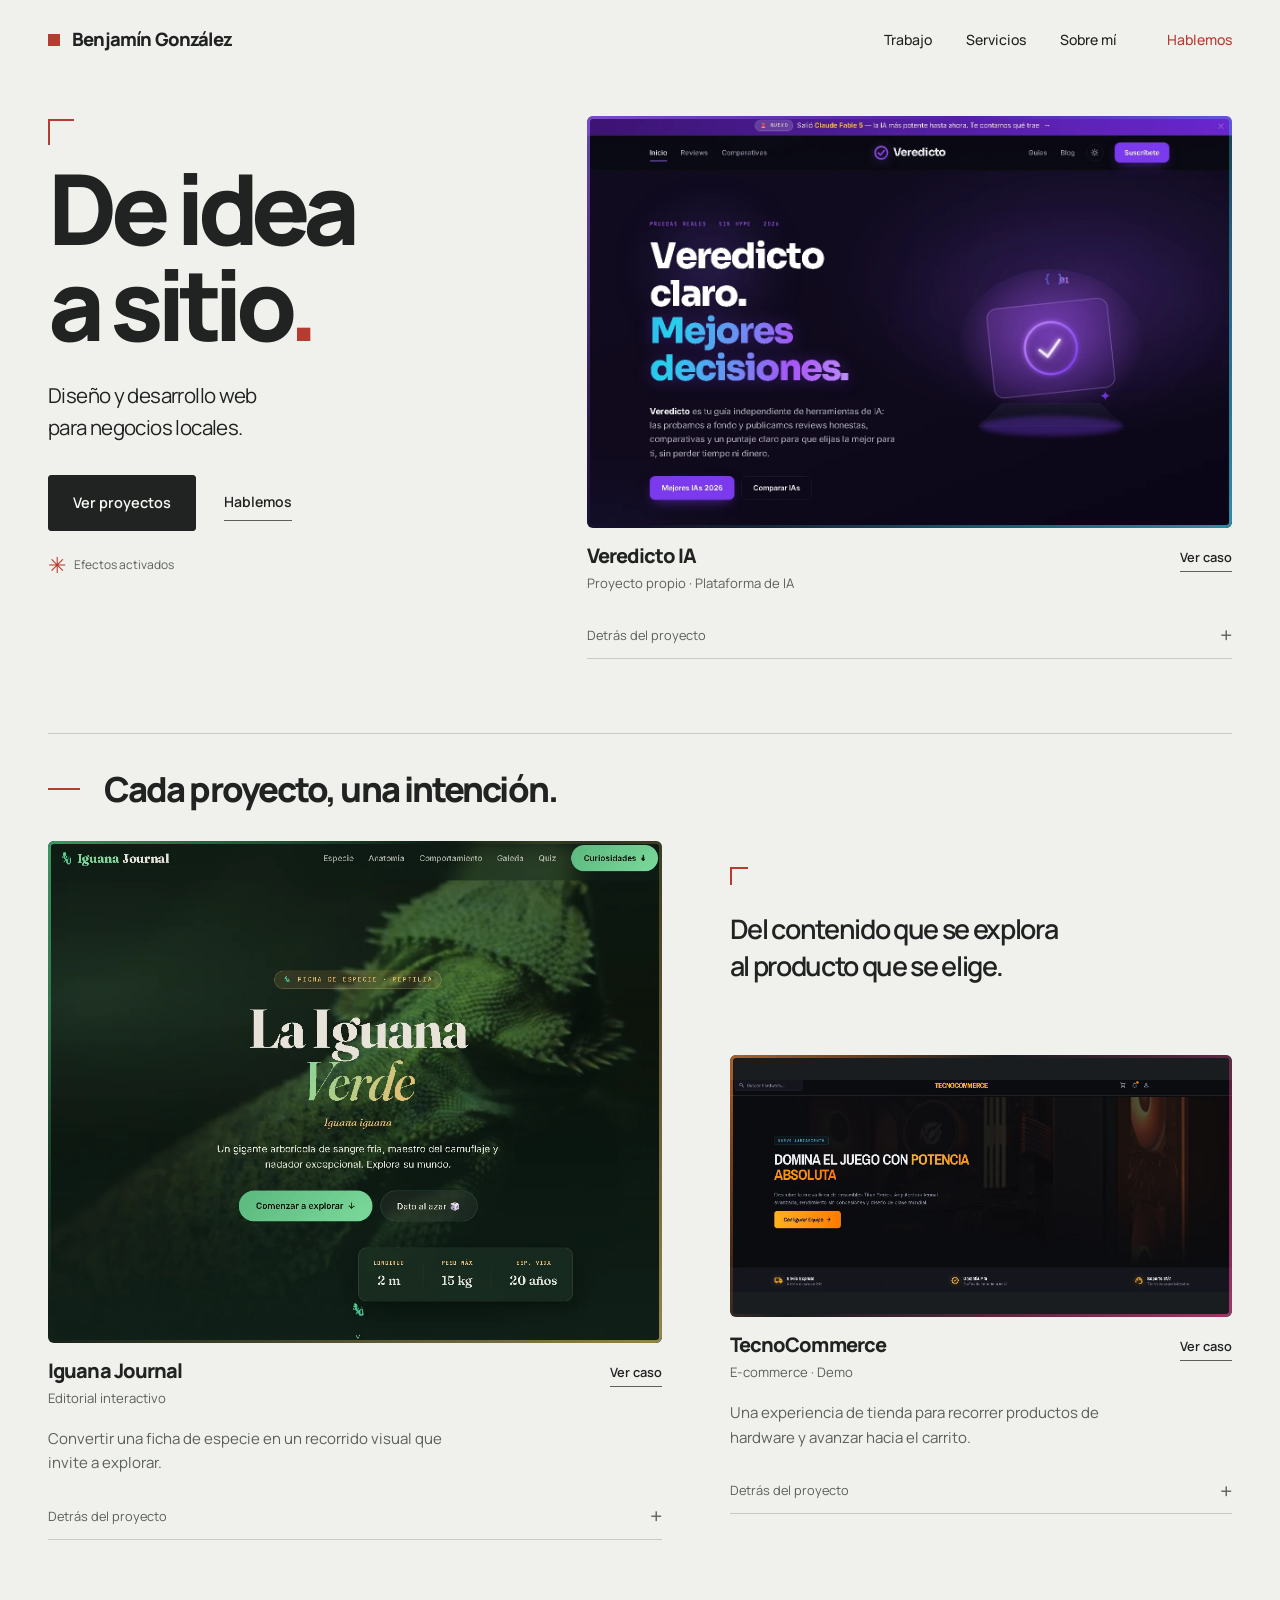
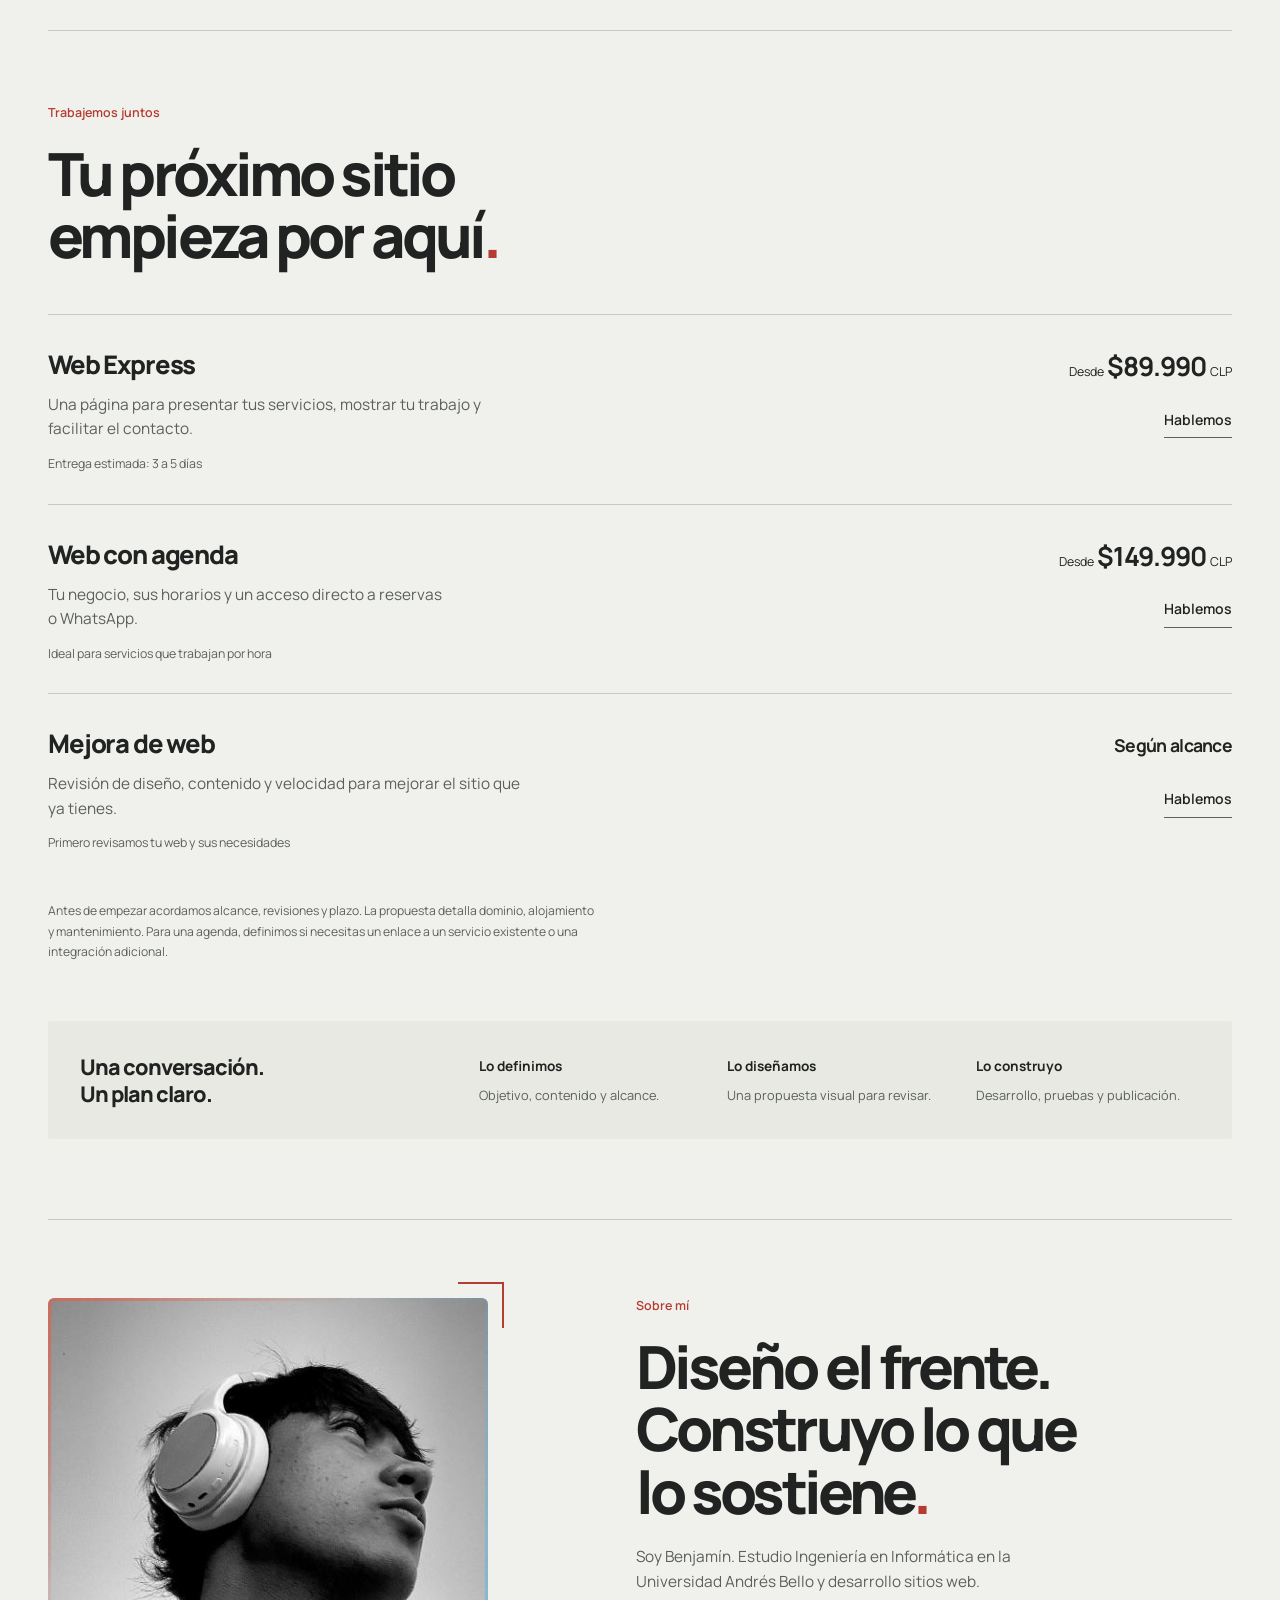
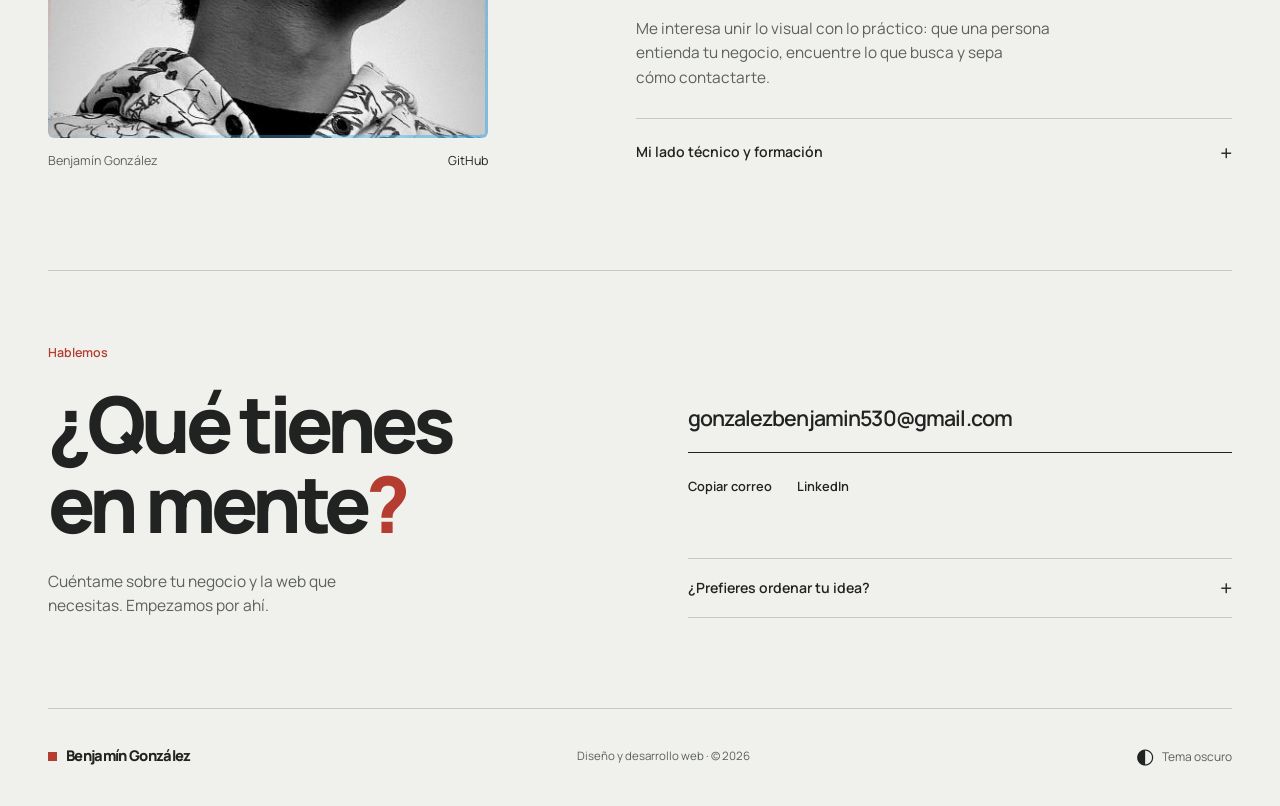
<file: index.html>
<!doctype html>
<html lang="es">
  <head>
    <meta charset="utf-8" />
    <meta name="viewport" content="width=device-width, initial-scale=1" />
    <meta
      name="description"
      content="Soy Benjamín González. Diseño y desarrollo sitios web para negocios locales. Conoce mis proyectos, las decisiones detrás del diseño y cómo podemos trabajar juntos."
    />
    <meta name="theme-color" content="#f0f1ed" />
    <meta property="og:type" content="website" />
    <meta property="og:locale" content="es_CL" />
    <meta property="og:title" content="Benjamín González · De idea a sitio." />
    <meta
      property="og:description"
      content="Diseño y desarrollo web para negocios locales. Proyectos, decisiones y código."
    />
    <meta property="og:url" content="https://benjagc.github.io/Portafolio/" />
    <meta
      property="og:image"
      content="https://benjagc.github.io/Portafolio/img/social-preview.jpg"
    />
    <meta property="og:image:width" content="1200" />
    <meta property="og:image:height" content="630" />
    <meta
      property="og:image:alt"
      content="Benjamín González. De idea a sitio. Diseño y desarrollo web."
    />
    <meta name="twitter:card" content="summary_large_image" />
    <link rel="canonical" href="https://benjagc.github.io/Portafolio/" />
    <title>Benjamín González | Diseño y desarrollo web</title>
    <link rel="icon" type="image/svg+xml" href="img/favicon.svg" />
    <link rel="icon" type="image/png" href="img/favicon.png" />
    <link
      rel="preload"
      href="fonts/manrope-latin.ttf"
      as="font"
      type="font/ttf"
      crossorigin
    />
    <script>
      (() => {
        try {
          document.documentElement.dataset.theme =
            localStorage.getItem("portfolio-theme") === "dark"
              ? "dark"
              : "light";
        } catch {
          document.documentElement.dataset.theme = "light";
        }
      })();
    </script>
    <link rel="stylesheet" href="css/style.css" />
    <link rel="stylesheet" href="css/motion.css" />
    <script src="js/main.js" defer></script>
    <script src="js/motion.js" defer></script>
  </head>
  <body id="top">
    <a class="skip-link" href="#contenido">Saltar al contenido</a>
    <header class="site-header">
      <a class="brand" href="#top" aria-label="Benjamín González, ir al inicio"
        ><span class="brand-mark" aria-hidden="true"></span>Benjamín González</a
      >
      <button
        class="nav-toggle"
        id="navToggle"
        type="button"
        aria-expanded="false"
        aria-controls="siteNav"
      >
        Menú <span aria-hidden="true">+</span>
      </button>
      <nav class="site-nav" id="siteNav" aria-label="Navegación principal">
        <a href="#trabajo">Trabajo</a>
        <a href="#servicios">Servicios</a>
        <a href="#sobre-mi">Sobre mí</a>
        <a class="nav-contact" href="#contacto"
          >Hablemos</a
        >
      </nav>
    </header>
    <main id="contenido">
      <section class="hero shell" aria-labelledby="heroTitle">
        <div class="hero-copy">
          <h1 id="heroTitle">
            <span>De idea</span
            ><span>a sitio<span class="accent">.</span></span>
          </h1>
          <p>
            Diseño y desarrollo web<br class="desktop-break" />
            para negocios locales.
          </p>
          <div class="hero-actions">
            <a class="button" href="#trabajo"
              >Ver proyectos</a
            ><a class="underlined-link" href="#contacto">Hablemos</a>
          </div>
          <button
            class="motion-toggle"
            id="motionToggle"
            type="button"
            aria-pressed="true"
            hidden
          >
            <span class="motion-symbol" aria-hidden="true">✳</span>
            <span id="motionLabel">Efectos activados</span>
          </button>
        </div>
        <article class="featured-project" aria-labelledby="veredictoTitle">
          <a
            class="project-visual featured-visual"
            href="https://www.veredicto-ia.com/"
            target="_blank"
            rel="noopener noreferrer"
            aria-label="Visitar Veredicto IA, abre en otra pestaña"
            ><img
              src="img/veredicto-ia.webp"
              width="1440"
              height="920"
              alt="Portada de Veredicto IA con acceso a reviews y comparativas de herramientas de inteligencia artificial"
              fetchpriority="high"
            /><span class="image-action" aria-hidden="true"
              >Visitar sitio</span
            ></a
          >
          <div class="project-caption">
            <div>
              <h2 id="veredictoTitle">Veredicto IA</h2>
              <p>Proyecto propio · Plataforma de IA</p>
            </div>
            <a
              class="case-link"
              href="#caso-veredicto"
              data-open-case="caso-veredicto"
              >Ver caso</a
            >
          </div>
          <details class="project-case" id="caso-veredicto">
            <summary>
              Detrás del proyecto <span aria-hidden="true">+</span>
            </summary>
            <div class="case-content" data-case="veredicto">
              <div class="case-tabs" aria-label="Explorar Veredicto IA">
                <button type="button" data-tab="resultado">Resultado</button
                ><button type="button" data-tab="decisiones">Decisiones</button
                ><button type="button" data-tab="construccion">
                  Construcción
                </button>
              </div>
              <section data-panel="resultado">
                <h3>Ayudar a elegir entre herramientas.</h3>
                <p>
                  Una plataforma para descubrir herramientas de IA, leer reviews
                  y comparar opciones según lo que necesitas hacer.
                </p>
                <a
                  class="underlined-link"
                  href="https://www.veredicto-ia.com/"
                  target="_blank"
                  rel="noopener noreferrer"
                  >Visitar Veredicto IA</a
                >
              </section>
              <section data-panel="decisiones">
                <h3>De explorar a comparar.</h3>
                <p>
                  Las categorías organizan la búsqueda por uso. Las fichas
                  reúnen la información de cada herramienta y las comparativas
                  permiten revisar alternativas en conjunto.
                </p>
              </section>
              <section data-panel="construccion">
                <h3>Una estructura que puede crecer.</h3>
                <p>
                  El proyecto conecta categorías, fichas, guías y comparativas.
                  La navegación mantiene esas entradas visibles para que cada
                  lectura tenga un siguiente paso.
                </p>
                <a
                  class="underlined-link"
                  href="https://www.veredicto-ia.com/comparar/"
                  target="_blank"
                  rel="noopener noreferrer"
                  >Explorar comparativas</a
                >
              </section>
            </div>
          </details>
          <div class="margin-note" aria-hidden="true">
            <span></span>Decisiones detrás<br />del diseño.
          </div>
        </article>
      </section>
      <section
        class="work-section shell"
        id="trabajo"
        aria-labelledby="workTitle"
      >
        <div class="section-title">
          <span class="short-rule" aria-hidden="true"></span>
          <h2 id="workTitle">
            Cada proyecto,<br class="mobile-break" />
            una intención.
          </h2>
        </div>
        <div class="work-grid">
          <article class="project project-iguana" aria-labelledby="iguanaTitle">
            <a
              class="project-visual iguana-visual"
              href="https://benjagc.github.io/IGUANA-JOURNALCL/"
              target="_blank"
              rel="noopener noreferrer"
              aria-label="Visitar Iguana Journal, abre en otra pestaña"
              ><img
                src="img/iguana_png.webp"
                width="1075"
                height="879"
                alt="Iguana Journal: fotografía de una iguana verde y portada editorial sobre la especie"
                loading="lazy"
                decoding="async"
              /><span class="image-action" aria-hidden="true"
                >Visitar sitio</span
              ></a
            >
            <div class="project-caption">
              <div>
                <h3 id="iguanaTitle">Iguana Journal</h3>
                <p>Editorial interactivo</p>
              </div>
              <a
                class="case-link"
                href="#caso-iguana"
                data-open-case="caso-iguana"
                >Ver caso</a
              >
            </div>
            <p class="project-description">
              Convertir una ficha de especie en un recorrido visual que invite a
              explorar.
            </p>
            <details class="project-case" id="caso-iguana">
              <summary>
                Detrás del proyecto <span aria-hidden="true">+</span>
              </summary>
              <div class="case-content" data-case="iguana">
                <div class="case-tabs" aria-label="Explorar Iguana Journal">
                  <button type="button" data-tab="resultado">Resultado</button
                  ><button type="button" data-tab="decisiones">
                    Decisiones</button
                  ><button type="button" data-tab="construccion">
                    Construcción
                  </button>
                </div>
                <section data-panel="resultado">
                  <h4>Un tema, distintas formas de descubrirlo.</h4>
                  <p>
                    Un sitio educativo sobre la iguana verde que reúne
                    información de la especie, anatomía, comportamiento, galería
                    y un quiz.
                  </p>
                  <a
                    class="underlined-link"
                    href="https://benjagc.github.io/IGUANA-JOURNALCL/"
                    target="_blank"
                    rel="noopener noreferrer"
                    >Visitar Iguana Journal</a
                  >
                </section>
                <section data-panel="decisiones">
                  <h4>La imagen presenta el tema.</h4>
                  <p>
                    La fotografía ocupa la portada y da origen a la paleta
                    verde. Los títulos editoriales y las secciones por tema
                    organizan el contenido para explorar a tu ritmo.
                  </p>
                </section>
                <section data-panel="construccion">
                  <h4>Interacción sobre una base sencilla.</h4>
                  <p>
                    HTML, CSS y JavaScript, publicados en GitHub Pages. La
                    estructura separa contenido, presentación e interacciones.
                  </p>
                  <a
                    class="underlined-link"
                    href="https://github.com/BenjaGC/IGUANA-JOURNALCL"
                    target="_blank"
                    rel="noopener noreferrer"
                    >Ver código</a
                  >
                </section>
              </div>
            </details>
          </article>
          <article class="project project-tecno" aria-labelledby="tecnoTitle">
            <div class="project-intro">
              <span class="proof-corner" aria-hidden="true"></span>
              <p>Del contenido que se explora<br />al producto que se elige.</p>
            </div>
            <a
              class="project-visual tecno-visual"
              href="https://benjagc.github.io/tecnocommercee/index.html"
              target="_blank"
              rel="noopener noreferrer"
              aria-label="Visitar la demo de TecnoCommerce, abre en otra pestaña"
              ><img
                src="img/tecnomercee.webp"
                width="1645"
                height="695"
                alt="Portada de TecnoCommerce, una demo de tienda de hardware con productos y equipamiento para PC"
                loading="lazy"
                decoding="async"
              /><span class="image-action" aria-hidden="true"
                >Visitar demo</span
              ></a
            >
            <div class="project-caption">
              <div>
                <h3 id="tecnoTitle">TecnoCommerce</h3>
                <p>E-commerce · Demo</p>
              </div>
              <a
                class="case-link"
                href="#caso-tecno"
                data-open-case="caso-tecno"
                >Ver caso</a
              >
            </div>
            <p class="project-description">
              Una experiencia de tienda para recorrer productos de hardware y
              avanzar hacia el carrito.
            </p>
            <details class="project-case" id="caso-tecno">
              <summary>
                Detrás del proyecto <span aria-hidden="true">+</span>
              </summary>
              <div class="case-content" data-case="tecno">
                <div class="case-tabs" aria-label="Explorar TecnoCommerce">
                  <button type="button" data-tab="resultado">Resultado</button
                  ><button type="button" data-tab="decisiones">
                    Decisiones</button
                  ><button type="button" data-tab="construccion">
                    Construcción
                  </button>
                </div>
                <section data-panel="resultado">
                  <h4>Una tienda para recorrer.</h4>
                  <p>
                    Demo de e-commerce con portada, fichas de producto, ofertas
                    y carrito. Es una muestra de interfaz, no una tienda
                    operando con ventas reales.
                  </p>
                  <a
                    class="underlined-link"
                    href="https://benjagc.github.io/tecnocommercee/index.html"
                    target="_blank"
                    rel="noopener noreferrer"
                    >Visitar TecnoCommerce</a
                  >
                </section>
                <section data-panel="decisiones">
                  <h4>El producto lleva el protagonismo.</h4>
                  <p>
                    El fondo oscuro y el acento naranja acompañan las imágenes
                    de hardware. Las páginas separan la exploración, el detalle
                    de producto y el carrito.
                  </p>
                </section>
                <section data-panel="construccion">
                  <h4>De la portada al detalle.</h4>
                  <p>
                    Un sitio multipágina en HTML, CSS y JavaScript. El
                    repositorio permite revisar la organización de las pantallas
                    y sus interacciones.
                  </p>
                  <a
                    class="underlined-link"
                    href="https://github.com/BenjaGC/tecnocommercee"
                    target="_blank"
                    rel="noopener noreferrer"
                    >Ver código</a
                  >
                </section>
              </div>
            </details>
          </article>
        </div>
      </section>
      <section
        class="services-section shell"
        id="servicios"
        aria-labelledby="servicesTitle"
      >
        <div class="services-heading">
          <p class="eyebrow">Trabajemos juntos</p>
          <h2 id="servicesTitle">
            Tu próximo sitio<br />empieza por aquí<span class="accent">.</span>
          </h2>
        </div>
        <div class="service-list">
          <article class="service">
            <div>
              <h3>Web Express</h3>
              <p>
                Una página para presentar tus servicios, mostrar tu trabajo y
                facilitar el contacto.
              </p>
              <span class="service-detail">Entrega estimada: 3 a 5 días</span>
            </div>
            <div class="service-action">
              <p class="price"><span>Desde</span> $89.990 <small>CLP</small></p>
              <a
                class="underlined-link"
                href="#contacto"
                data-service="Web Express"
                >Hablemos</a
              >
            </div>
          </article>
          <article class="service">
            <div>
              <h3>Web con agenda</h3>
              <p>
                Tu negocio, sus horarios y un acceso directo a reservas o
                WhatsApp.
              </p>
              <span class="service-detail"
                >Ideal para servicios que trabajan por hora</span
              >
            </div>
            <div class="service-action">
              <p class="price">
                <span>Desde</span> $149.990 <small>CLP</small>
              </p>
              <a
                class="underlined-link"
                href="#contacto"
                data-service="Web con agenda"
                >Hablemos</a
              >
            </div>
          </article>
          <article class="service">
            <div>
              <h3>Mejora de web</h3>
              <p>
                Revisión de diseño, contenido y velocidad para mejorar el sitio
                que ya tienes.
              </p>
              <span class="service-detail"
                >Primero revisamos tu web y sus necesidades</span
              >
            </div>
            <div class="service-action">
              <p class="price price-custom">Según alcance</p>
              <a
                class="underlined-link"
                href="#contacto"
                data-service="Mejora de web"
                >Hablemos</a
              >
            </div>
          </article>
        </div>
        <p class="service-footnote">
          Antes de empezar acordamos alcance, revisiones y plazo. La propuesta
          detalla dominio, alojamiento y mantenimiento. Para una agenda,
          definimos si necesitas un enlace a un servicio existente o una
          integración adicional.
        </p>
        <div class="process" id="proceso">
          <h3>Una conversación.<br />Un plan claro.</h3>
          <ol>
            <li>
              <strong>Lo definimos</strong>
              <p>Objetivo, contenido y alcance.</p>
            </li>
            <li>
              <strong>Lo diseñamos</strong>
              <p>Una propuesta visual para revisar.</p>
            </li>
            <li>
              <strong>Lo construyo</strong>
              <p>Desarrollo, pruebas y publicación.</p>
            </li>
          </ol>
        </div>
      </section>
      <section
        class="about-section shell"
        id="sobre-mi"
        aria-labelledby="aboutTitle"
      >
        <figure class="portrait">
          <a
            class="portrait-visual"
            href="https://github.com/BenjaGC"
            target="_blank"
            rel="noopener noreferrer"
            aria-label="Conocer a Benjamín en GitHub, abre en otra pestaña"
          >
            <img
              src="img/benjamin-github.jpg"
              width="460"
              height="460"
              alt="Benjamín González con audífonos, en un retrato en blanco y negro"
              loading="lazy"
              decoding="async"
            />
            <span class="image-action" aria-hidden="true">Conóceme</span>
          </a>
          <figcaption>
            Benjamín González
            <a
              href="https://github.com/BenjaGC"
              target="_blank"
              rel="noopener noreferrer"
              aria-label="Perfil de Benjamín en GitHub"
              >GitHub</a
            >
          </figcaption>
        </figure>
        <div class="about-copy">
          <p class="eyebrow">Sobre mí</p>
          <h2 id="aboutTitle">
            Diseño el frente.<br />Construyo lo que<br />lo sostiene<span
              class="accent"
              >.</span
            >
          </h2>
          <p>
            Soy Benjamín. Estudio Ingeniería en Informática en la Universidad
            Andrés Bello y desarrollo sitios web.
          </p>
          <p>
            Me interesa unir lo visual con lo práctico: que una persona entienda
            tu negocio, encuentre lo que busca y sepa cómo contactarte.
          </p>
          <details class="technical-profile" id="stack">
            <summary>
              Mi lado técnico y formación <span aria-hidden="true">+</span>
            </summary>
            <div>
              <h3>Herramientas</h3>
              <p>
                HTML, CSS y JavaScript para la web. También trabajo con Python,
                C# y Astro. Publicación con GitHub Pages y Cloudflare Pages;
                Canva e IA aplicada como herramientas de apoyo.
              </p>
              <h3>Formación complementaria</h3>
              <p>
                Desafío Latam · 2022<br />Desarrollo Web (70 h), CSS Avanzado
                (60 h) y JavaScript para la Web (96 h).
              </p>
              <a
                class="underlined-link"
                href="https://www.linkedin.com/in/benjam%C3%ADn-gonz%C3%A1lez-b456b5259/"
                target="_blank"
                rel="noopener noreferrer"
                >Ver LinkedIn</a
              >
            </div>
          </details>
        </div>
      </section>
      <section
        class="contact-section shell"
        id="contacto"
        aria-labelledby="contactTitle"
      >
        <div class="contact-heading">
          <p class="eyebrow">Hablemos</p>
          <h2 id="contactTitle">
            ¿Qué tienes<br />en mente<span class="accent">?</span>
          </h2>
          <p>
            Cuéntame sobre tu negocio y la web que necesitas. Empezamos por ahí.
          </p>
        </div>
        <div class="contact-options">
          <a class="email-link" href="mailto:gonzalezbenjamin530@gmail.com"
            >gonzalezbenjamin530<wbr />@gmail.com</a
          >
          <div class="contact-actions">
            <button class="underlined-link" id="copyEmail" type="button" hidden>
              Copiar correo</button
            ><a
              class="underlined-link"
              href="https://www.linkedin.com/in/benjam%C3%ADn-gonz%C3%A1lez-b456b5259/"
              target="_blank"
              rel="noopener noreferrer"
              >LinkedIn</a
            >
          </div>
          <p
            id="copyStatus"
            class="status"
            role="status"
            aria-live="polite"
          ></p>
          <details class="message-draft" id="messageDraft">
            <summary>
              ¿Prefieres ordenar tu idea? <span aria-hidden="true">+</span>
            </summary>
            <div class="draft-content">
              <p id="formHelp">
                Completa estos datos y prepara un borrador. Se abrirá tu
                aplicación de correo para que revises y envíes el mensaje.
              </p>
              <form
                id="contactForm"
                data-email="gonzalezbenjamin530@gmail.com"
                aria-describedby="formHelp"
                hidden
              >
                <label for="contactName">Nombre</label
                ><input
                  id="contactName"
                  type="text"
                  name="name"
                  autocomplete="name"
                  required
                  maxlength="120"
                /><label for="contactEmail">Correo</label
                ><input
                  id="contactEmail"
                  type="email"
                  name="email"
                  autocomplete="email"
                  required
                  maxlength="254"
                /><label for="contactMessage">Mensaje</label
                ><textarea
                  id="contactMessage"
                  name="message"
                  rows="4"
                  placeholder="Mi negocio es… y necesito…"
                  required
                  maxlength="1800"
                ></textarea
                ><button class="button" type="submit">
                  Preparar correo
                </button>
                <p
                  class="status"
                  id="formStatus"
                  role="status"
                  aria-live="polite"
                ></p>
                <div class="draft-ready" id="draftReady" hidden>
                  <a
                    class="underlined-link"
                    id="openMail"
                    href="mailto:gonzalezbenjamin530@gmail.com"
                    >Abrir correo</a
                  ><button
                    class="underlined-link"
                    id="copyMessage"
                    type="button"
                  >
                    Copiar mensaje
                  </button>
                  <p>
                    Puedes copiar el mensaje si no tienes una aplicación de
                    correo configurada. Todavía no se ha enviado.
                  </p>
                </div>
              </form>
              <noscript
                ><p>
                  Para escribir sin JavaScript, usa el enlace de correo de
                  arriba.
                </p></noscript
              >
            </div>
          </details>
        </div>
      </section>
    </main>
    <footer class="site-footer shell">
      <a class="brand footer-brand" href="#top"
        ><span class="brand-mark" aria-hidden="true"></span>Benjamín González</a
      >
      <p>Diseño y desarrollo web · © 2026</p>
      <button
        class="theme-toggle"
        id="themeToggle"
        type="button"
        aria-label="Cambiar a tema oscuro"
        aria-pressed="false"
        hidden
      >
        <span class="theme-symbol" aria-hidden="true">◐</span
        ><span id="themeLabel">Tema oscuro</span>
      </button>
    </footer>
  </body>
</html>
</file>
<file: css/style.css>
@font-face {
  font-family: Manrope;
  src: url("../fonts/manrope-latin.ttf") format("truetype");
  font-style: normal;
  font-weight: 400 800;
  font-display: swap;
}
:root {
  color-scheme: light;
  --bg: #f0f1ed;
  --text: #202321;
  --muted: #5b605b;
  --accent: #b53c30;
  --line: #c6cac2;
  --surface: #e7e9e2;
  --hover: #dce0d7;
  --button: #202321;
  --button-text: #f8f9f5;
  --focus: #b53c30;
  --radius: 3px;
  --ease: cubic-bezier(0.23, 1, 0.32, 1);
  font-family: Manrope, Arial, sans-serif;
}
:root[data-theme="dark"] {
  color-scheme: dark;
  --bg: #1b1f1d;
  --text: #f0f1eb;
  --muted: #aeb7ae;
  --accent: #f48b78;
  --line: #4a514a;
  --surface: #252b26;
  --hover: #343c35;
  --button: #f0f1eb;
  --button-text: #202321;
  --focus: #f48b78;
}
* {
  box-sizing: border-box;
}
html {
  scroll-behavior: smooth;
  scroll-padding-top: 108px;
}
body {
  margin: 0;
  background: var(--bg);
  color: var(--text);
  font-size: 16px;
  line-height: 1.6;
  -webkit-font-smoothing: antialiased;
}
body.menu-open {
  overflow: hidden;
}
button,
input,
textarea {
  font: inherit;
}
button,
a,
input,
textarea,
summary {
  -webkit-tap-highlight-color: transparent;
}
button,
a {
  touch-action: manipulation;
}
button {
  cursor: pointer;
}
button,
a {
  color: inherit;
}
a {
  text-decoration: none;
}
img {
  display: block;
  max-width: 100%;
  height: auto;
}
button {
  border: 0;
  background: none;
}
button[hidden],
[hidden] {
  display: none !important;
}
h1,
h2,
h3,
h4,
p,
figure {
  margin: 0;
}
h1,
h2,
h3,
h4 {
  font-weight: 800;
  text-wrap: balance;
}
p {
  text-wrap: pretty;
}
::selection {
  background: var(--accent);
  color: var(--bg);
}
:focus-visible {
  outline: 2px solid var(--focus);
  outline-offset: 5px;
}
summary {
  cursor: pointer;
  list-style: none;
}
summary::-webkit-details-marker {
  display: none;
}
summary > span {
  font-size: 1.35rem;
  font-weight: 400;
  line-height: 1;
  transition: transform 180ms var(--ease);
}
details[open] > summary > span {
  transform: rotate(45deg);
}
.shell {
  width: min(1392px, calc(100% - 96px));
  margin-inline: auto;
}
.accent {
  color: var(--accent);
}
.skip-link {
  position: fixed;
  top: 12px;
  left: 16px;
  z-index: 100;
  background: var(--text);
  color: var(--bg);
  padding: 12px 20px;
  transform: translateY(-180%);
}
.skip-link:focus {
  transform: translateY(0);
}
.site-header {
  height: 80px;
  display: flex;
  align-items: center;
  justify-content: space-between;
  gap: 32px;
  width: min(1392px, calc(100% - 96px));
  margin: auto;
}
.brand {
  display: inline-flex;
  align-items: center;
  gap: 12px;
  font-size: 1.15rem;
  font-weight: 800;
  letter-spacing: -0.045em;
  white-space: nowrap;
}
.brand-mark {
  width: 12px;
  height: 12px;
  background: var(--accent);
  flex: 0 0 auto;
}
.site-nav {
  display: flex;
  align-items: center;
  gap: 34px;
  font-size: 0.88rem;
  font-weight: 500;
}
.site-nav a {
  padding: 12px 0;
  transition: color 160ms ease;
}
.site-nav a:hover {
  color: var(--accent);
}
.site-nav .nav-contact {
  color: var(--accent);
  margin-left: 16px;
}
.nav-toggle {
  display: none;
}
.hero {
  display: grid;
  grid-template-columns: minmax(0, 0.43fr) minmax(0, 0.57fr);
  gap: 52px;
  align-items: start;
  padding-top: 36px;
  padding-bottom: 74px;
}
.hero-copy {
  padding-top: 44px;
  position: relative;
}
.hero-copy:before,
.proof-corner {
  content: "";
  display: block;
  width: 24px;
  height: 24px;
  border-left: 2px solid var(--accent);
  border-top: 2px solid var(--accent);
}
.hero-copy:before {
  position: absolute;
  top: 3px;
  left: 0;
}
.hero h1 {
  font-size: clamp(4rem, 7.65vw, 7.4rem);
  font-weight: 800;
  letter-spacing: -0.075em;
  line-height: 0.98;
}
.hero h1 > span {
  display: block;
  white-space: nowrap;
}
.hero-copy > p {
  font-size: clamp(1rem, 1.6vw, 1.35rem);
  line-height: 1.55;
  letter-spacing: -0.03em;
  margin-top: 28px;
  max-width: 27ch;
}
.hero-actions {
  display: flex;
  gap: 28px;
  align-items: center;
  margin-top: 32px;
}
.button {
  display: inline-flex;
  align-items: center;
  justify-content: center;
  gap: 26px;
  padding: 15px 24px;
  min-height: 50px;
  border: 1px solid var(--button);
  border-radius: var(--radius);
  color: var(--button-text);
  background: var(--button);
  font-size: 0.91rem;
  font-weight: 600;
  white-space: nowrap;
  transition:
    transform 160ms var(--ease),
    background-color 160ms ease,
    color 160ms ease;
}
.button:active {
  transform: scale(0.98);
}
.underlined-link,
.case-link {
  display: inline-flex;
  align-items: center;
  gap: 12px;
  min-height: 36px;
  padding: 3px 0;
  border-bottom: 1px solid var(--muted);
  font-size: 0.88rem;
  font-weight: 600;
  white-space: nowrap;
  transition:
    color 160ms ease,
    border-color 160ms ease;
}
.underlined-link:hover,
.case-link:hover {
  color: var(--accent);
  border-color: var(--accent);
}
.featured-project {
  position: relative;
  min-width: 0;
}
.project-visual {
  display: block;
  overflow: hidden;
  border-radius: var(--radius);
  position: relative;
  background: var(--surface);
}
.project-visual img {
  width: 100%;
  transition: transform 500ms var(--ease);
}
.featured-visual img {
  aspect-ratio: 1440/920;
  object-fit: contain;
}
.image-action {
  display: flex;
  align-items: center;
  justify-content: center;
  position: absolute;
  right: 18px;
  bottom: 18px;
  background: #f0f1ed;
  color: #202321;
  padding: 12px 18px;
  border-radius: var(--radius);
  font-size: 0.8rem;
  font-weight: 700;
  opacity: 0;
  transform: translateY(6px);
  transition:
    transform 220ms var(--ease),
    opacity 220ms ease;
  pointer-events: none;
}
.project-visual:focus-visible .image-action {
  opacity: 1;
  transform: none;
}
.project-caption {
  display: flex;
  justify-content: space-between;
  align-items: start;
  gap: 16px;
  padding-top: 15px;
}
.project-caption h2,
.project-caption h3 {
  font-size: 1.25rem;
  letter-spacing: -0.045em;
  line-height: 1.3;
}
.project-caption p {
  font-size: 0.82rem;
  color: var(--muted);
  margin-top: 4px;
}
.project-caption .case-link {
  font-size: 0.8rem;
  min-height: 29px;
}
.margin-note {
  position: absolute;
  top: 31px;
  right: -112px;
  width: 91px;
  color: var(--accent);
  font-size: 0.72rem;
  line-height: 1.45;
}
.margin-note span {
  display: block;
  width: 25px;
  height: 50px;
  border-top: 1px solid var(--accent);
  border-right: 1px solid var(--accent);
  margin: 0 0 12px -11px;
}
.project-case {
  margin-top: 18px;
  border-bottom: 1px solid var(--line);
}
.project-case > summary {
  display: flex;
  align-items: center;
  justify-content: space-between;
  gap: 16px;
  padding: 12px 0;
  font-size: 0.8rem;
  color: var(--muted);
}
.project-case > summary:hover {
  color: var(--text);
}
.case-content {
  padding: 12px 0 22px;
}
.case-tabs {
  display: none;
}
.case-tabs[role="tablist"] {
  display: flex;
  gap: 22px;
  flex-wrap: wrap;
  margin-bottom: 22px;
  border-bottom: 1px solid var(--line);
}
.case-tabs button {
  padding: 9px 0 11px;
  font-size: 0.78rem;
  color: var(--muted);
  border-bottom: 2px solid transparent;
  position: relative;
  bottom: -1px;
}
.case-tabs button[aria-selected="true"] {
  color: var(--accent);
  border-bottom-color: var(--accent);
  font-weight: 800;
}
.case-content section + section {
  margin-top: 24px;
}
.case-content .enhanced-panel {
  margin-top: 0;
}
.case-content h3,
.case-content h4 {
  font-size: 1.1rem;
  line-height: 1.4;
  letter-spacing: -0.035em;
  margin-bottom: 9px;
}
.case-content p {
  font-size: 0.9rem;
  color: var(--muted);
  max-width: 60ch;
}
.case-content .underlined-link {
  margin-top: 16px;
  font-size: 0.8rem;
}
.work-section {
  border-top: 1px solid var(--line);
  padding-top: 34px;
  padding-bottom: 90px;
}
.section-title {
  display: flex;
  align-items: center;
  gap: 24px;
  margin-bottom: 32px;
}
.short-rule {
  width: 32px;
  height: 2px;
  flex: 0 0 auto;
  background: var(--accent);
}
.section-title h2 {
  font-size: clamp(1.6rem, 2.7vw, 2.25rem);
  letter-spacing: -0.055em;
  line-height: 1.2;
}
.mobile-break {
  display: none;
}
.work-grid {
  display: grid;
  grid-template-columns: minmax(0, 1.1fr) minmax(0, 0.9fr);
  gap: 68px;
  align-items: start;
}
.iguana-visual img {
  aspect-ratio: 1075/879;
  object-fit: contain;
}
.project-intro {
  padding: 26px 0 42px;
  min-height: 214px;
}
.project-intro .proof-corner {
  width: 18px;
  height: 18px;
  margin-bottom: 26px;
}
.project-intro p {
  font-size: clamp(1.35rem, 2.1vw, 1.9rem);
  font-weight: 600;
  line-height: 1.35;
  letter-spacing: -0.05em;
}
.tecno-visual {
  padding: 25px 0;
  background: #191d1f;
}
.tecno-visual img {
  aspect-ratio: 1645/695;
  object-fit: contain;
}
.project-description {
  font-size: 0.94rem;
  color: var(--muted);
  max-width: 44ch;
  margin-top: 18px;
}
.services-section {
  padding-top: 72px;
  padding-bottom: 80px;
  border-top: 1px solid var(--line);
}
.eyebrow {
  font-size: 0.78rem;
  color: var(--accent);
  font-weight: 600;
  margin-bottom: 20px;
}
.services-heading h2,
.about-copy h2 {
  font-size: clamp(2.6rem, 4.65vw, 4.2rem);
  letter-spacing: -0.065em;
  line-height: 1.05;
}
.services-heading {
  margin-bottom: 46px;
}
.service {
  display: grid;
  grid-template-columns: minmax(0, 1fr) auto;
  gap: 48px;
  padding: 30px 0;
  border-top: 1px solid var(--line);
}
.service h3 {
  font-size: 1.6rem;
  letter-spacing: -0.045em;
  margin-bottom: 7px;
}
.service p:not(.price) {
  color: var(--muted);
  font-size: 0.96rem;
  max-width: 54ch;
}
.service-detail {
  display: block;
  font-size: 0.77rem;
  color: var(--muted);
  margin-top: 12px;
}
.service-action {
  text-align: right;
  min-width: 250px;
  padding-top: 4px;
}
.price {
  font-size: 1.65rem;
  font-weight: 700;
  letter-spacing: -0.04em;
  line-height: 1.35;
}
.price > span,
.price small {
  font-size: 0.77rem;
  font-weight: 400;
  letter-spacing: 0;
}
.price-custom {
  font-size: 1.1rem;
  line-height: 2;
}
.service-action .underlined-link {
  margin-top: 18px;
}
.service-footnote {
  font-size: 0.76rem;
  line-height: 1.7;
  color: var(--muted);
  max-width: 85ch;
  margin-top: 18px;
}
.process {
  display: grid;
  grid-template-columns: 0.8fr 1.7fr;
  gap: 60px;
  margin-top: 58px;
  padding: 32px;
  background: var(--surface);
  border-radius: var(--radius);
}
.process h3 {
  font-size: 1.35rem;
  letter-spacing: -0.045em;
  line-height: 1.25;
}
.process ol {
  list-style: none;
  margin: 0;
  padding: 0;
  display: grid;
  grid-template-columns: repeat(3, minmax(0, 1fr));
  gap: 24px;
}
.process strong {
  font-size: 0.85rem;
  font-weight: 700;
}
.process p {
  font-size: 0.8rem;
  color: var(--muted);
  margin-top: 6px;
}
.about-section {
  display: grid;
  grid-template-columns: minmax(0, 0.9fr) minmax(0, 1.1fr);
  align-items: center;
  gap: 100px;
  padding-top: 76px;
  padding-bottom: 96px;
  border-top: 1px solid var(--line);
}
.portrait {
  max-width: 440px;
  position: relative;
}
.portrait:after {
  content: "";
  position: absolute;
  right: -16px;
  top: -16px;
  width: 44px;
  height: 44px;
  border-right: 2px solid var(--accent);
  border-top: 2px solid var(--accent);
  pointer-events: none;
}
.portrait img {
  width: 100%;
  aspect-ratio: 1;
  border-radius: var(--radius);
  object-fit: cover;
}
.portrait figcaption {
  display: flex;
  align-items: center;
  justify-content: space-between;
  gap: 20px;
  font-size: 0.78rem;
  color: var(--muted);
  padding-top: 13px;
}
.portrait figcaption a {
  color: var(--text);
}
.about-copy > p:not(.eyebrow) {
  font-size: 0.96rem;
  max-width: 50ch;
  color: var(--muted);
  margin-top: 22px;
}
.technical-profile {
  margin-top: 28px;
  padding-top: 12px;
  border-top: 1px solid var(--line);
}
.technical-profile summary,
.message-draft summary {
  display: flex;
  align-items: center;
  justify-content: space-between;
  gap: 20px;
  font-size: 0.88rem;
  font-weight: 600;
  padding: 10px 0;
}
.technical-profile > div {
  padding: 20px 0 0;
}
.technical-profile h3 {
  font-size: 0.86rem;
  font-weight: 700;
  margin-bottom: 9px;
}
.technical-profile p {
  font-size: 0.84rem;
  color: var(--muted);
  margin-bottom: 22px;
}
.contact-section {
  border-top: 1px solid var(--line);
  padding-top: 72px;
  padding-bottom: 90px;
  display: grid;
  grid-template-columns: 1fr 1fr;
  gap: 96px;
}
.contact-heading h2 {
  font-size: clamp(3rem, 6.1vw, 5.6rem);
  letter-spacing: -0.065em;
  line-height: 1.03;
}
.contact-heading > p:last-child {
  max-width: 34ch;
  color: var(--muted);
  margin-top: 25px;
  font-size: 0.97rem;
}
.contact-options {
  padding-top: 58px;
  min-width: 0;
}
.email-link {
  display: block;
  font-size: clamp(1.05rem, 1.67vw, 1.65rem);
  font-weight: 600;
  letter-spacing: -0.04em;
  padding-bottom: 17px;
  border-bottom: 1px solid var(--text);
  overflow-wrap: anywhere;
}
.contact-actions {
  display: flex;
  gap: 25px;
  align-items: center;
  margin-top: 15px;
}
.contact-actions .underlined-link {
  font-size: 0.8rem;
  border: 0;
}
.status {
  font-size: 0.78rem;
  color: var(--accent);
  min-height: 22px;
  margin-top: 8px;
}
.message-draft {
  margin-top: 24px;
  border-top: 1px solid var(--line);
  border-bottom: 1px solid var(--line);
  padding: 8px 0;
}
.draft-content {
  padding: 10px 0 18px;
}
.draft-content > p {
  font-size: 0.84rem;
  color: var(--muted);
  margin-bottom: 24px;
}
form label {
  display: block;
  font-size: 0.78rem;
  font-weight: 600;
  margin: 15px 0 5px;
}
form input,
form textarea {
  display: block;
  width: 100%;
  padding: 11px 12px;
  border: 1px solid var(--line);
  background: var(--bg);
  color: var(--text);
  border-radius: var(--radius);
  resize: vertical;
  min-height: 46px;
  font-size: 1rem;
}
form input::placeholder,
form textarea::placeholder {
  color: var(--muted);
  opacity: 1;
}
form .button {
  margin-top: 20px;
}
.draft-ready {
  padding: 10px 0;
}
.draft-ready .underlined-link {
  margin: 0 20px 15px 0;
  font-size: 0.8rem;
}
.draft-ready p {
  font-size: 0.78rem;
  color: var(--muted);
}
.site-footer {
  display: flex;
  align-items: center;
  justify-content: space-between;
  gap: 24px;
  border-top: 1px solid var(--line);
  padding-top: 25px;
  padding-bottom: 28px;
}
.footer-brand {
  font-size: 0.92rem;
  gap: 9px;
}
.footer-brand .brand-mark {
  width: 9px;
  height: 9px;
}
.site-footer > p {
  font-size: 0.72rem;
  color: var(--muted);
}
.theme-toggle {
  display: flex;
  align-items: center;
  gap: 8px;
  font-size: 0.75rem;
  min-height: 42px;
  padding: 5px 0;
  color: var(--muted);
}
.theme-symbol {
  font-size: 1.3rem;
  color: var(--text);
}
@media (hover: hover) and (pointer: fine) {
  .project-visual:hover img {
    transform: scale(1.012);
  }
  .project-visual:hover .image-action {
    opacity: 1;
    transform: none;
  }
  .button:hover {
    background: var(--accent);
    border-color: var(--accent);
    color: var(--bg);
  }
}
@media (prefers-reduced-motion: no-preference) {
  .hero-copy,
  .featured-project {
    animation: enter 600ms var(--ease) both;
  }
  .featured-project {
    animation-delay: 90ms;
  }
  .case-content [role="tabpanel"]:not([hidden]) {
    animation: enter 200ms var(--ease);
  }
  @keyframes enter {
    from {
      opacity: 0;
      transform: translateY(10px);
    }
    to {
      opacity: 1;
      transform: none;
    }
  }
}
@media (min-width: 1600px) {
  .hero {
    padding-right: 108px;
    grid-template-columns: 1fr 1.35fr;
  }
}
@media (max-width: 1599px) {
  .margin-note {
    display: none;
  }
}
@media (max-width: 1100px) {
  .shell,
  .site-header {
    width: calc(100% - 64px);
  }
  .hero {
    gap: 34px;
    padding-top: 28px;
    padding-bottom: 58px;
  }
  .hero-copy {
    padding-top: 35px;
  }
  .hero h1 {
    font-size: 8vw;
  }
  .hero-actions {
    gap: 22px;
  }
  .button {
    gap: 18px;
    padding-inline: 18px;
  }
  .site-nav {
    gap: 24px;
  }
  .work-grid {
    gap: 40px;
  }
  .about-section {
    gap: 60px;
  }
  .contact-section {
    gap: 55px;
  }
  .process {
    gap: 35px;
    grid-template-columns: 0.7fr 1.7fr;
  }
  .project-intro {
    min-height: 190px;
  }
}
@media (max-width: 800px) {
  .shell,
  .site-header {
    width: calc(100% - 40px);
  }
  .site-header {
    height: 76px;
    position: relative;
    flex-wrap: wrap;
    gap: 0;
    z-index: 5;
  }
  .brand {
    font-size: 1rem;
    gap: 9px;
  }
  html:not(.js) .site-header {
    height: auto;
    min-height: 76px;
    padding-block: 20px;
    row-gap: 18px;
  }
  .brand-mark {
    width: 10px;
    height: 10px;
  }
  .js .nav-toggle {
    display: flex;
    align-items: center;
    gap: 14px;
    min-height: 44px;
    font-size: 0.84rem;
    padding: 8px 0 8px 16px;
  }
  .nav-toggle span {
    font-size: 1.4rem;
    transition: transform 180ms var(--ease);
  }
  .nav-toggle[aria-expanded="true"] span {
    transform: rotate(45deg);
  }
  .site-nav {
    display: flex;
    gap: 20px;
    font-size: 0.8rem;
  }
  .js .site-nav {
    display: flex;
    visibility: hidden;
    flex-direction: column;
    align-items: stretch;
    gap: 0;
    position: absolute;
    left: 0;
    right: 0;
    top: 70px;
    padding: 12px 20px 20px;
    background: var(--bg);
    border: 1px solid var(--line);
    border-radius: var(--radius);
    box-shadow: 0 12px 18px #2023210c;
    opacity: 0;
    transform: translateY(-5px);
    transition:
      opacity 180ms ease,
      transform 180ms var(--ease),
      visibility 180ms;
  }
  .js .site-nav.is-open {
    visibility: visible;
    opacity: 1;
    transform: none;
  }
  .site-nav a {
    padding: 15px 0;
  }
  .site-nav .nav-contact {
    margin-left: 0;
  }
  .hero {
    grid-template-columns: 1fr;
    gap: 40px;
    padding-top: 24px;
    padding-bottom: 46px;
  }
  .hero-copy {
    padding-top: 29px;
  }
  .hero-copy:before {
    width: 19px;
    height: 19px;
    top: 0;
  }
  .hero h1 {
    font-size: clamp(4.4rem, 15vw, 7.4rem);
    letter-spacing: -0.07em;
    line-height: 0.96;
  }
  .hero-copy > p {
    font-size: 1.1rem;
    margin-top: 23px;
    max-width: 28ch;
  }
  .desktop-break {
    display: none;
  }
  .hero-actions {
    margin-top: 23px;
    gap: 28px;
  }
  .featured-project {
    width: 100%;
  }
  .featured-visual img {
    width: 100%;
  }
  .project-caption h2,
  .project-caption h3 {
    font-size: 1.22rem;
  }
  .project-caption p {
    font-size: 0.78rem;
  }
  .project-case {
    margin-top: 12px;
  }
  .work-section {
    padding-top: 26px;
    padding-bottom: 52px;
  }
  .section-title {
    gap: 15px;
    margin-bottom: 25px;
  }
  .section-title h2 {
    font-size: 1.7rem;
  }
  .short-rule {
    width: 23px;
  }
  .work-grid {
    grid-template-columns: 1fr;
    gap: 44px;
  }
  .iguana-visual img {
    max-height: 540px;
    object-fit: contain;
    background: #101e13;
  }
  .project-intro {
    display: none;
  }
  .tecno-visual {
    padding: 30px 0;
  }
  .project-description {
    max-width: 52ch;
    margin-top: 16px;
  }
  .services-section {
    padding-top: 46px;
    padding-bottom: 50px;
  }
  .eyebrow {
    margin-bottom: 16px;
  }
  .services-heading {
    margin-bottom: 30px;
  }
  .services-heading h2,
  .about-copy h2 {
    font-size: clamp(2.3rem, 7vw, 3.3rem);
  }
  .service {
    gap: 25px;
    padding-block: 25px;
  }
  .service h3 {
    font-size: 1.35rem;
  }
  .service-action {
    min-width: 190px;
  }
  .price {
    font-size: 1.35rem;
  }
  .process {
    grid-template-columns: 1fr;
    gap: 25px;
    padding: 25px;
    margin-top: 35px;
  }
  .process h3 br {
    display: none;
  }
  .process ol {
    gap: 18px;
  }
  .about-section {
    grid-template-columns: minmax(0, 0.8fr) minmax(0, 1.2fr);
    gap: 32px;
    padding-top: 50px;
    padding-bottom: 55px;
    align-items: start;
  }
  .portrait:after {
    right: -10px;
    top: -10px;
    width: 30px;
    height: 30px;
  }
  .portrait figcaption {
    font-size: 0.7rem;
    flex-wrap: wrap;
    gap: 5px;
  }
  .about-copy h2 {
    font-size: clamp(2rem, 4.9vw, 3rem);
  }
  .about-copy > p:not(.eyebrow) {
    font-size: 0.9rem;
    margin-top: 18px;
  }
  .contact-section {
    padding-top: 46px;
    padding-bottom: 52px;
    gap: 32px;
    grid-template-columns: 1fr;
  }
  .contact-heading h2 {
    font-size: clamp(3rem, 9vw, 4.2rem);
  }
  .contact-heading > p:last-child {
    max-width: 45ch;
    margin-top: 20px;
  }
  .contact-options {
    padding-top: 0;
  }
  .email-link {
    font-size: 1.5rem;
  }
  .site-footer {
    flex-wrap: wrap;
    gap: 14px;
    padding-top: 22px;
    padding-bottom: 22px;
  }
  .site-footer > p {
    order: 3;
    flex-basis: 100%;
  }
  .theme-toggle {
    margin-left: auto;
  }
}
@media (max-width: 520px) {
  .hero {
    gap: 30px;
    padding-top: 19px;
  }
  .hero h1 {
    font-size: 16.5vw;
  }
  .hero-copy > p {
    font-size: 1rem;
    margin-top: 18px;
  }
  .hero-actions {
    margin-top: 21px;
  }
  .button {
    font-size: 0.82rem;
    min-height: 48px;
    padding: 13px 18px;
  }
  .hero-actions .underlined-link {
    font-size: 0.83rem;
  }
  .mobile-break {
    display: block;
  }
  .section-title {
    align-items: start;
  }
  .short-rule {
    margin-top: 14px;
  }
  .service {
    grid-template-columns: 1fr;
    gap: 16px;
  }
  .service-action {
    display: flex;
    align-items: center;
    justify-content: space-between;
    text-align: left;
    min-width: 0;
  }
  .service-action .underlined-link {
    margin-top: 0;
  }
  .service h3 {
    font-size: 1.4rem;
  }
  .service p:not(.price) {
    font-size: 0.9rem;
  }
  .price {
    font-size: 1.4rem;
  }
  .price-custom {
    font-size: 1rem;
  }
  .process ol {
    grid-template-columns: 1fr;
    gap: 20px;
  }
  .process li {
    display: grid;
    grid-template-columns: 115px 1fr;
    gap: 15px;
  }
  .process p {
    margin-top: 0;
  }
  .about-section {
    grid-template-columns: 1fr;
    gap: 36px;
  }
  .portrait {
    width: min(100% - 35px, 330px);
  }
  .about-copy h2 {
    font-size: 2.7rem;
  }
  .about-copy > p:not(.eyebrow) {
    font-size: 0.97rem;
  }
  .email-link {
    font-size: clamp(1.05rem, 4.5vw, 1.45rem);
  }
  .case-tabs[role="tablist"] {
    gap: 18px;
  }
  .case-tabs button {
    font-size: 0.75rem;
  }
  .project-caption {
    gap: 12px;
  }
  .project-caption h3 {
    font-size: 1.2rem;
  }
  .case-content p {
    font-size: 0.88rem;
  }
  .tecno-visual {
    padding: 25px 0;
  }
  .footer-brand {
    font-size: 0.84rem;
  }
}
@media (prefers-reduced-motion: reduce) {
  html {
    scroll-behavior: auto;
  }
  *,
  *::before,
  *::after {
    animation: none !important;
    transition: none !important;
  }
}
</file>
<file: css/motion.css>
/* Light is painted once; pointer movement only changes transform and opacity. */
.motion-stage {
  --edge-a: #9e6aff;
  --edge-b: #43d7f5;
  position: relative;
  isolation: isolate;
  border-radius: 6px;
}
.motion-stage:has(.iguana-visual) {
  --edge-a: #56da8f;
  --edge-b: #dfbc65;
}
.motion-stage:has(.tecno-visual) {
  --edge-a: #ff862f;
  --edge-b: #e6468f;
}
.motion-stage:has(.portrait-visual) {
  --edge-a: #f25b45;
  --edge-b: #53b7ed;
}
.motion-stage::before {
  content: "";
  position: absolute;
  inset: 8px;
  z-index: -1;
  border-radius: inherit;
  background: linear-gradient(125deg, var(--edge-a), var(--edge-b));
  filter: blur(20px);
  opacity: 0;
  transition: opacity 240ms var(--ease);
  pointer-events: none;
}
.motion-surface,
.portrait-visual {
  display: block;
  position: relative;
  border-radius: 6px;
  overflow: hidden;
}
.motion-surface {
  user-select: none;
  transform: perspective(1100px) rotateX(0deg) rotateY(0deg);
  transition: transform 240ms var(--ease);
  backface-visibility: hidden;
}
.motion-stage.is-tracking .motion-surface {
  transition: none;
  will-change: transform;
}
.motion-surface img {
  border-radius: 0;
}
.motion-edge,
.motion-glass,
.motion-rim {
  position: absolute;
  inset: 0;
  border-radius: inherit;
  pointer-events: none;
}
.motion-edge,
.motion-rim {
  z-index: 3;
  padding: 3px;
  -webkit-mask:
    linear-gradient(#fff 0 0) content-box,
    linear-gradient(#fff 0 0);
  -webkit-mask-composite: xor;
  mask:
    linear-gradient(#fff 0 0) content-box,
    linear-gradient(#fff 0 0);
  mask-composite: exclude;
}
.motion-rim {
  background: linear-gradient(
    130deg,
    var(--edge-a),
    transparent 38%,
    var(--edge-b)
  );
  opacity: 0.65;
  transition: opacity 180ms var(--ease);
}
.motion-edge {
  overflow: hidden;
  opacity: 0;
  transition: opacity 180ms var(--ease);
}
.motion-light {
  display: block;
  position: absolute;
  top: 0;
  left: 0;
  width: 420px;
  height: 420px;
  background: radial-gradient(
    circle,
    #fff 0,
    var(--edge-b) 14%,
    var(--edge-a) 36%,
    transparent 68%
  );
}
.motion-glass {
  z-index: 1;
  opacity: 0;
  overflow: hidden;
  transition: opacity 180ms var(--ease);
}
.motion-reflection {
  display: block;
  position: absolute;
  width: 620px;
  height: 620px;
  top: 0;
  left: 0;
  background: radial-gradient(circle, #fff 0, transparent 65%);
  opacity: 0.13;
}
.motion-stage.is-tracking .motion-edge,
.motion-stage.is-pressed .motion-edge,
.motion-stage:focus-within .motion-rim {
  opacity: 1;
}
.motion-stage.is-tracking .motion-glass {
  opacity: 1;
}
.motion-stage.is-tracking::before,
.motion-stage.is-pressed::before {
  opacity: 0.5;
}
.motion-surface .image-action {
  z-index: 4;
}
.portrait-visual:focus-visible .image-action {
  opacity: 1;
  transform: none;
}
.motion-toggle {
  display: inline-flex;
  align-items: center;
  gap: 8px;
  color: var(--muted);
  min-height: 44px;
  padding: 5px 0;
  font-size: 0.75rem;
  margin-top: 12px;
}
.motion-symbol {
  font-size: 1.35rem;
  color: var(--accent);
}
.motion-toggle[aria-pressed="false"] .motion-symbol {
  color: var(--muted);
}
html[data-motion="off"] .motion-stage::before,
html[data-motion="off"] .motion-edge,
html[data-motion="off"] .motion-glass {
  display: none;
}
html[data-motion="off"] .motion-surface,
html[data-motion="off"] .project-visual img,
html[data-motion="off"] .image-action {
  transform: none !important;
  transition: none;
}
html[data-motion="off"] .hero-copy,
html[data-motion="off"] .featured-project,
html[data-motion="off"] .case-content [role="tabpanel"] {
  animation: none;
}
@media (hover: hover) and (pointer: fine) {
  .motion-stage:hover .motion-rim {
    opacity: 1;
  }
  .motion-stage:hover .image-action {
    opacity: 1;
    transform: none;
  }
  .motion-surface:hover img {
    transform: none;
  }
  .motion-toggle:hover {
    color: var(--text);
  }
}
@media (max-width: 800px) {
  .motion-edge,
  .motion-rim {
    padding: 2px;
  }
}
@media (prefers-reduced-motion: reduce) {
  html:not([data-motion="on"]) .motion-surface,
  html:not([data-motion="on"]) .motion-stage {
    transform: none !important;
  }
  html:not([data-motion="on"]) .motion-edge,
  html:not([data-motion="on"]) .motion-glass,
  html:not([data-motion="on"]) .motion-stage::before {
    display: none;
  }
  html[data-motion="on"] .motion-surface {
    transition: transform 240ms var(--ease) !important;
  }
  html[data-motion="on"] .is-tracking .motion-surface {
    transition: none !important;
  }
}
@media (forced-colors: active) {
  .motion-edge,
  .motion-glass,
  .motion-rim,
  .motion-stage::before {
    display: none;
  }
}
</file>
